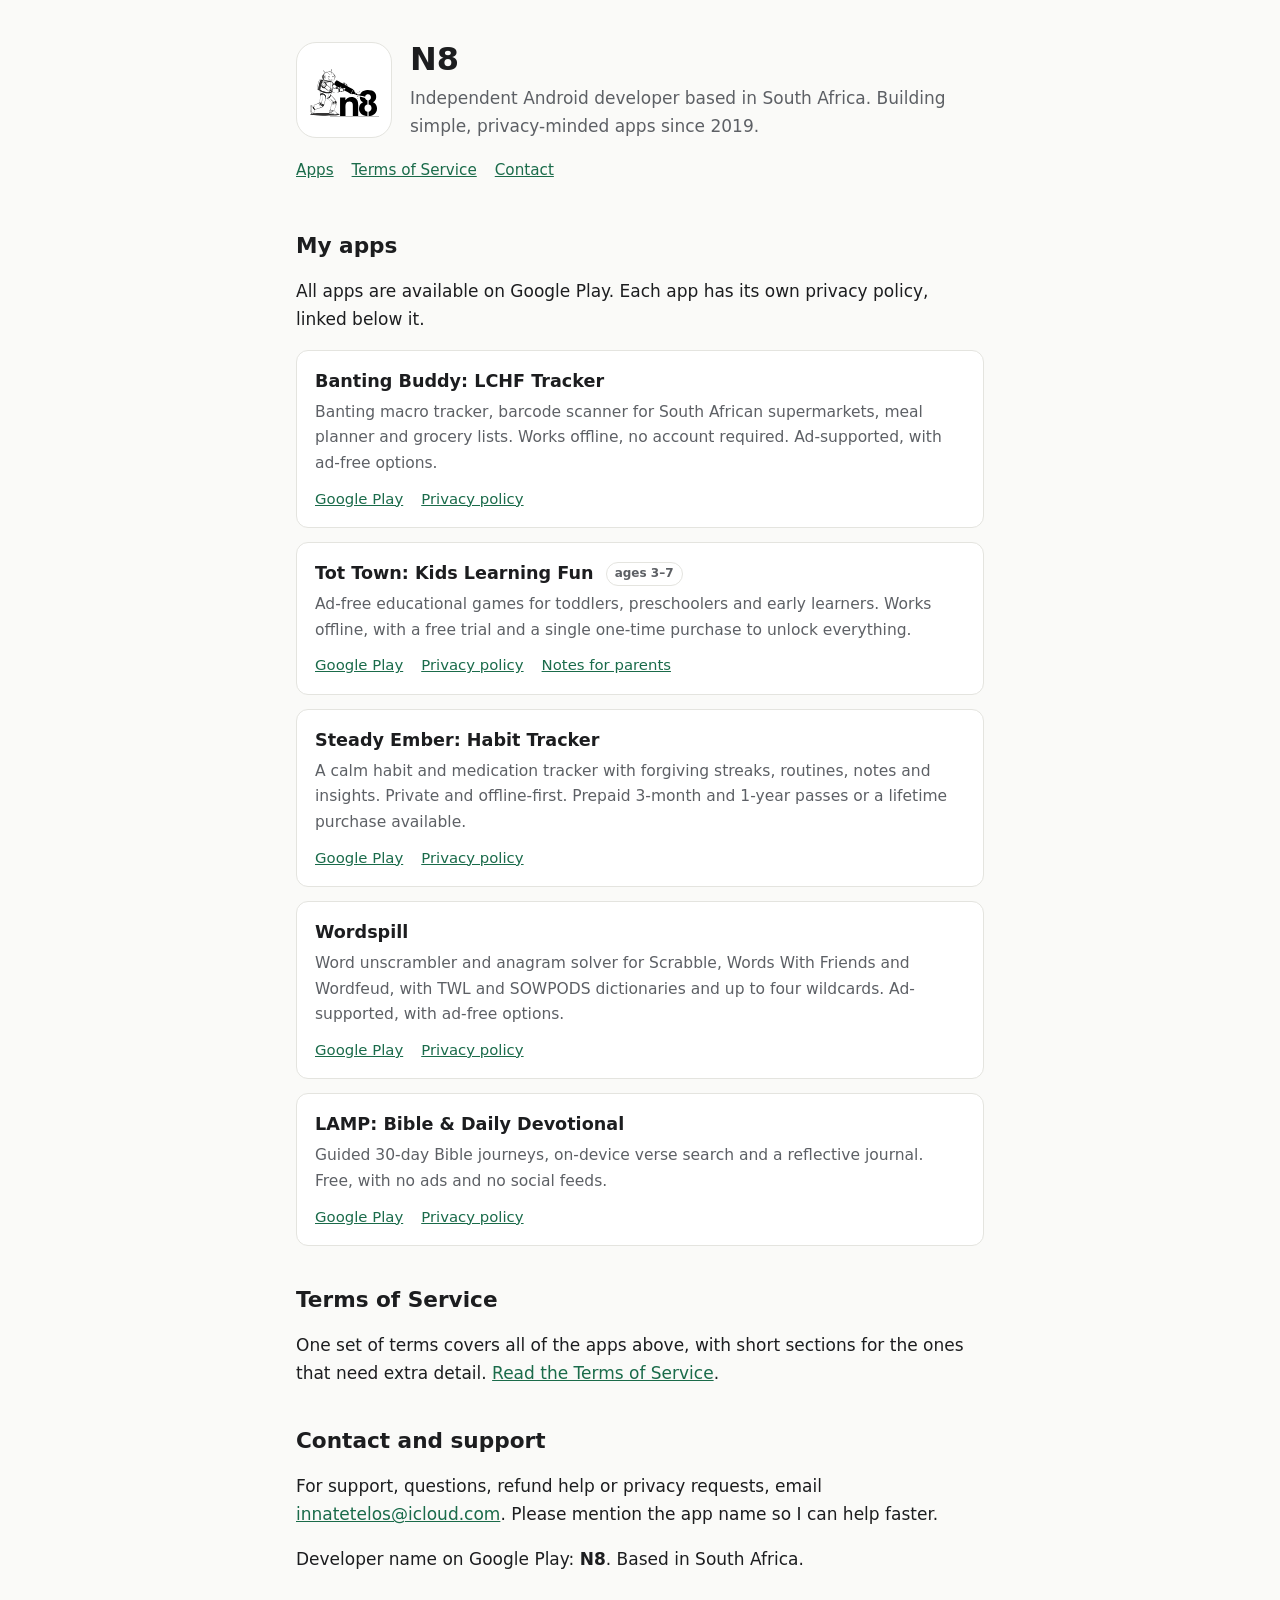
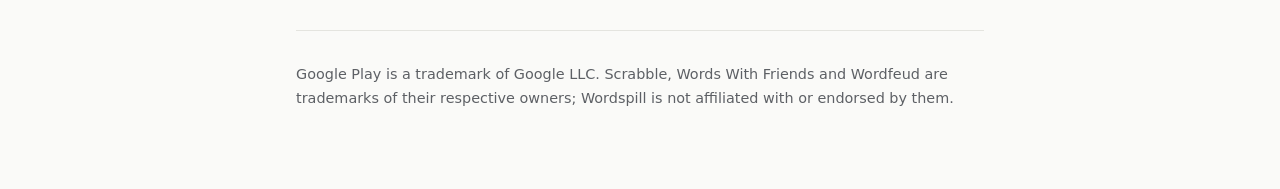
<file: index.html>
<!doctype html>
<html lang="en">
<head>
<meta charset="utf-8">
<meta name="viewport" content="width=device-width, initial-scale=1">
<title>N8 – Android apps</title>
<meta name="description" content="Android apps by N8, an independent developer based in South Africa: Banting Buddy, Tot Town, Steady, Wordspill and LAMP.">
<link rel="icon" href="favicon.svg" type="image/svg+xml">
<link rel="apple-touch-icon" href="apple-touch-icon.png">
<link rel="stylesheet" href="style.css">
</head>
<body>
<div class="wrap">

<header class="site">
  <div class="brand">
    <img class="logo" src="devicon.svg" width="96" height="96" alt="N8 logo: a robot drawing the letters n8">
    <div>
      <h1>N8</h1>
      <p>Independent Android developer based in South Africa. Building simple, privacy-minded apps since 2019.</p>
    </div>
  </div>
  <nav>
    <a href="#apps">Apps</a>
    <a href="terms/">Terms of Service</a>
    <a href="#contact">Contact</a>
  </nav>
</header>

<main>
<h2 id="apps">My apps</h2>
<p>All apps are available on Google Play. Each app has its own privacy policy, linked below it.</p>

<div class="apps">

  <section class="app">
    <h3>Banting Buddy: LCHF Tracker</h3>
    <p>Banting macro tracker, barcode scanner for South African supermarkets, meal planner and grocery lists. Works offline, no account required. Ad-supported, with ad-free options.</p>
    <div class="links">
      <a href="https://play.google.com/store/apps/details?id=com.innatetelos.bantingbuddyv2">Google Play</a>
      <a href="https://huggingface.co/spaces/N8es/bantingbuddy-privacy-policy">Privacy policy</a>
    </div>
  </section>

  <section class="app">
    <h3>Tot Town: Kids Learning Fun <span class="tag">ages 3–7</span></h3>
    <p>Ad-free educational games for toddlers, preschoolers and early learners. Works offline, with a free trial and a single one-time purchase to unlock everything.</p>
    <div class="links">
      <a href="https://play.google.com/store/apps/details?id=com.innatetelos.tottown">Google Play</a>
      <a href="https://n8us.github.io/tottown-privacy-policy/">Privacy policy</a>
      <a href="terms/#tot-town">Notes for parents</a>
    </div>
  </section>

  <section class="app">
    <h3>Steady Ember: Habit Tracker</h3>
    <p>A calm habit and medication tracker with forgiving streaks, routines, notes and insights. Private and offline-first. Prepaid 3-month and 1-year passes or a lifetime purchase available.</p>
    <div class="links">
      <a href="https://play.google.com/store/apps/details?id=dev.steady.steady">Google Play</a>
      <a href="https://huggingface.co/spaces/N8es/steady-privacy-policy">Privacy policy</a>
    </div>
  </section>

  <section class="app">
    <h3>Wordspill</h3>
    <p>Word unscrambler and anagram solver for Scrabble, Words With Friends and Wordfeud, with TWL and SOWPODS dictionaries and up to four wildcards. Ad-supported, with ad-free options.</p>
    <div class="links">
      <a href="https://play.google.com/store/apps/details?id=com.wordunscrambler.word_unscrambler">Google Play</a>
      <a href="https://n8us.github.io/wordspill-privacy/">Privacy policy</a>
    </div>
  </section>

  <section class="app">
    <h3>LAMP: Bible &amp; Daily Devotional</h3>
    <p>Guided 30-day Bible journeys, on-device verse search and a reflective journal. Free, with no ads and no social feeds.</p>
    <div class="links">
      <a href="https://play.google.com/store/apps/details?id=com.innatetelos.lamp">Google Play</a>
      <a href="https://huggingface.co/spaces/N8es/lamp-privacy-policy">Privacy policy</a>
    </div>
  </section>

</div>

<h2 id="terms">Terms of Service</h2>
<p>One set of terms covers all of the apps above, with short sections for the ones that need extra detail. <a href="terms/">Read the Terms of Service</a>.</p>

<h2 id="contact">Contact and support</h2>
<p>For support, questions, refund help or privacy requests, email <a href="mailto:innatetelos@icloud.com">innatetelos@icloud.com</a>. Please mention the app name so I can help faster.</p>
<p>Developer name on Google Play: <strong>N8</strong>. Based in South Africa.</p>
</main>

<footer>
  <p>Google Play is a trademark of Google LLC. Scrabble, Words With Friends and Wordfeud are trademarks of their respective owners; Wordspill is not affiliated with or endorsed by them.</p>
</footer>

</div>
</body>
</html>
</file>
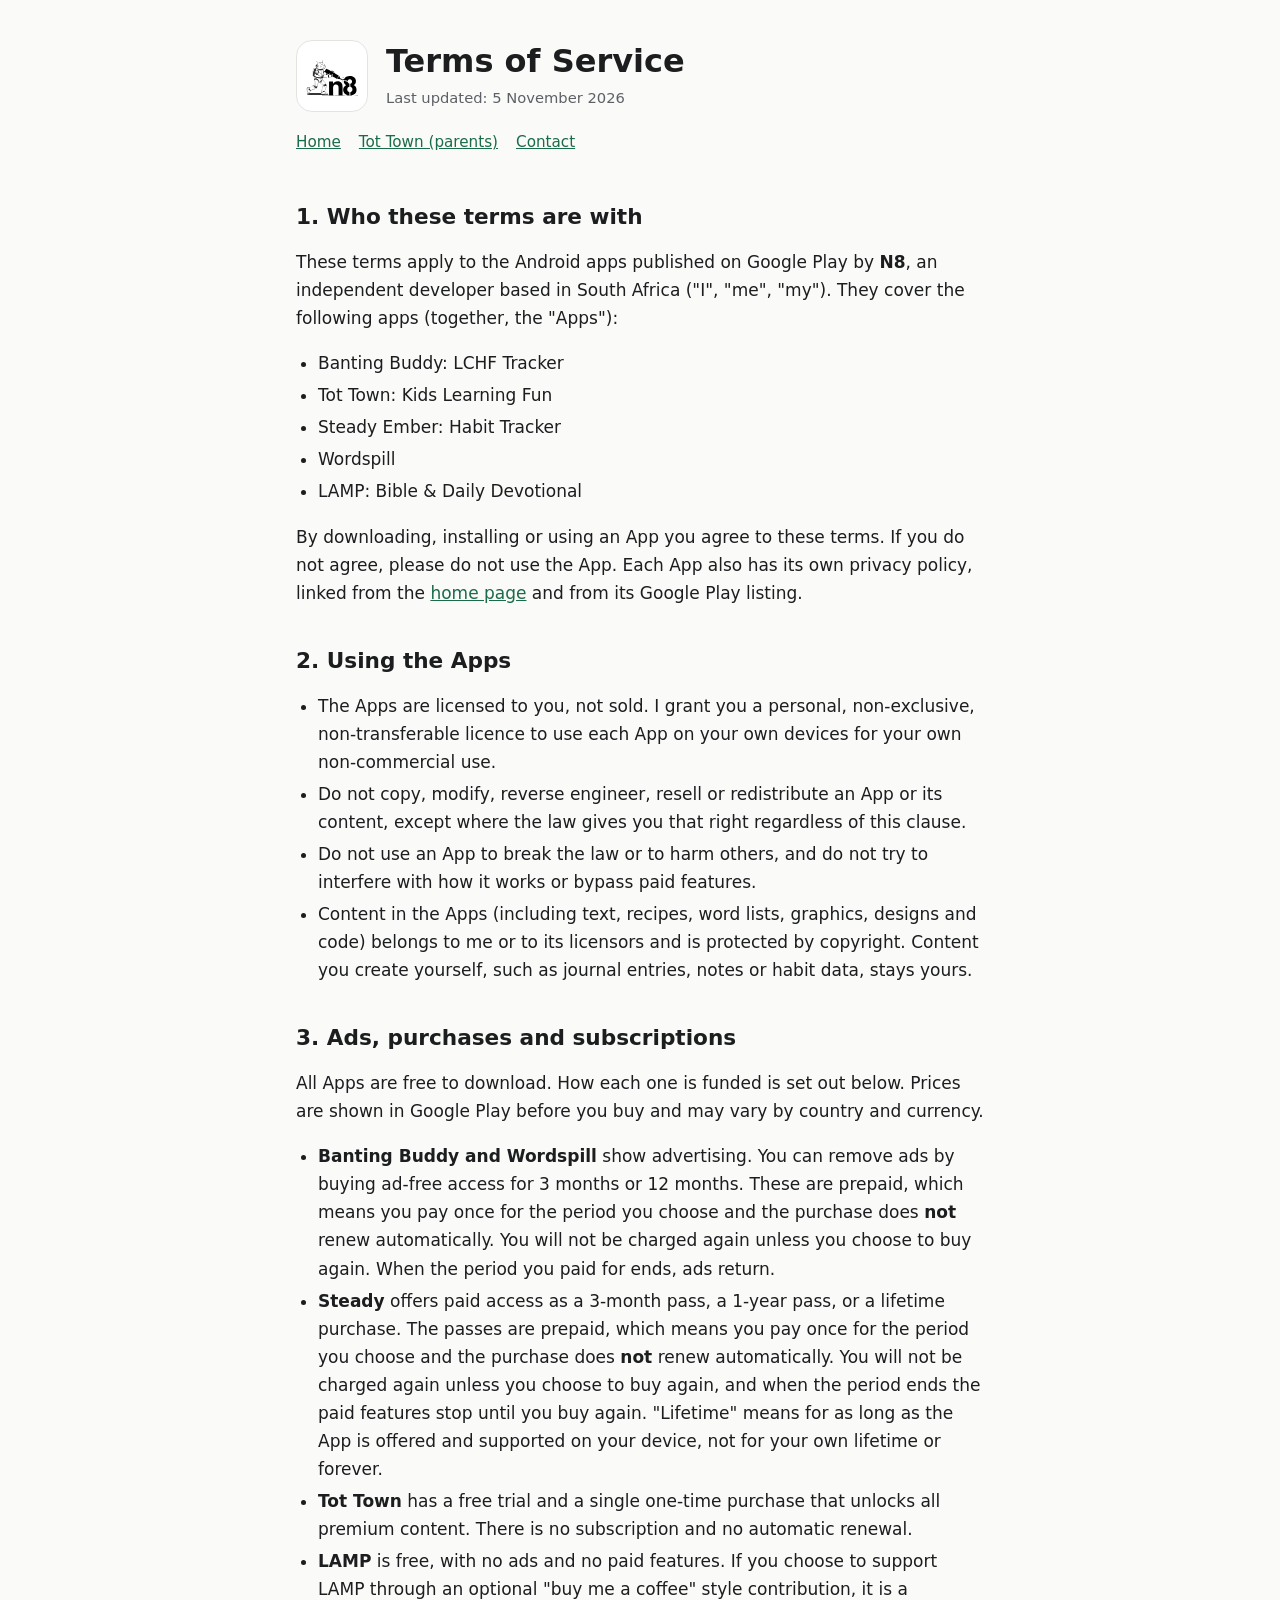
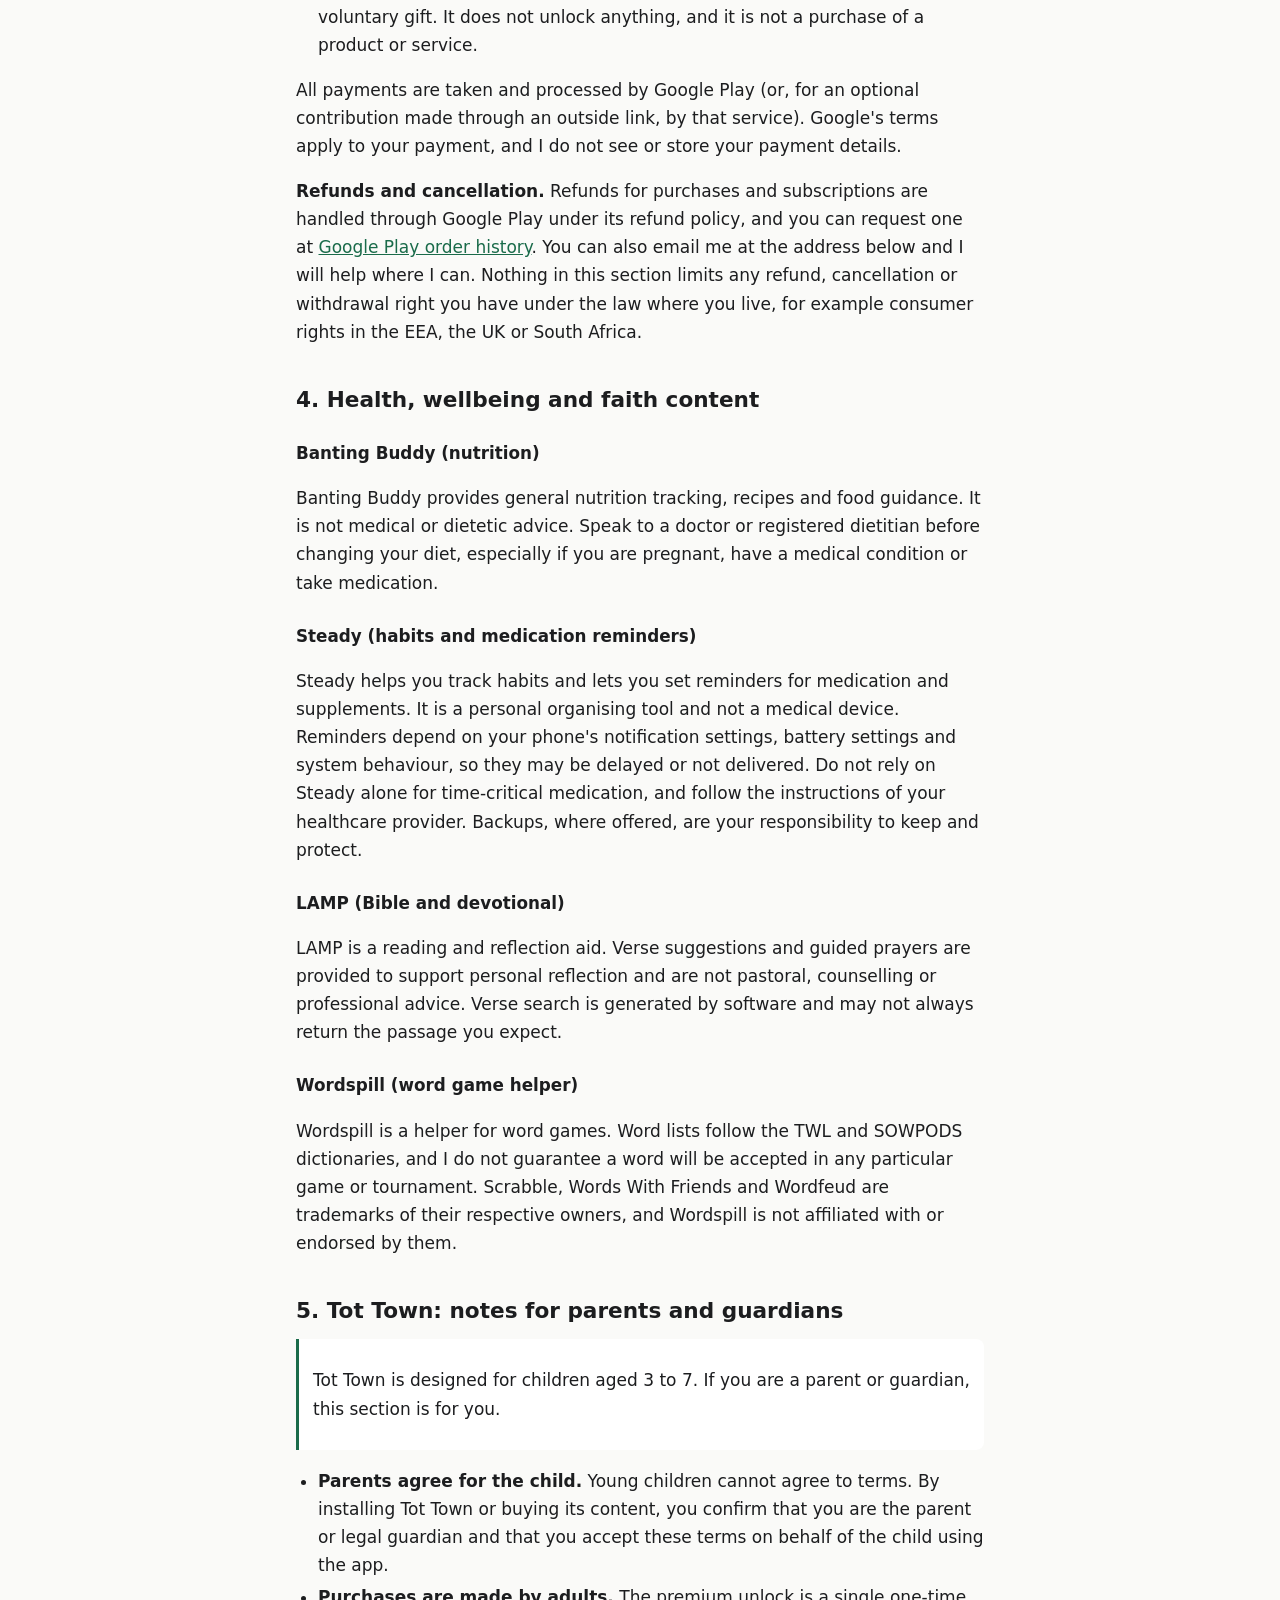
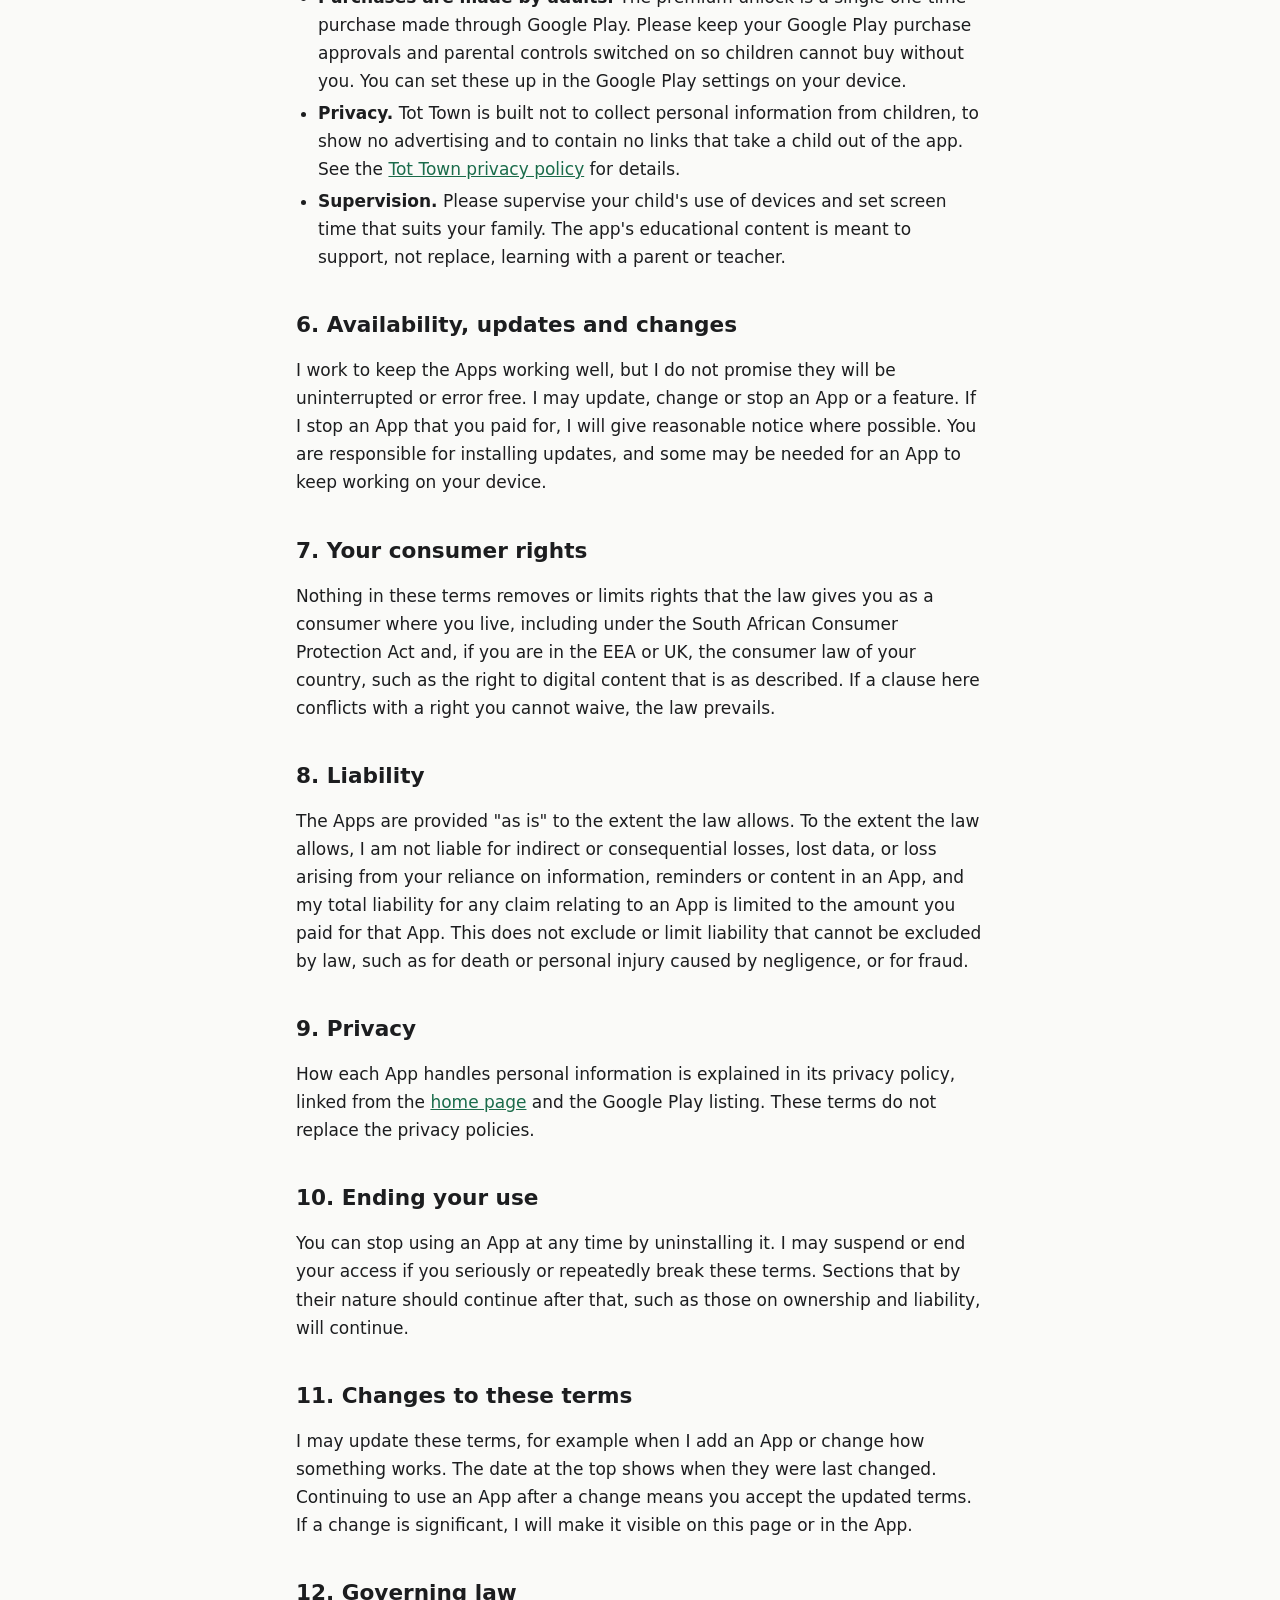
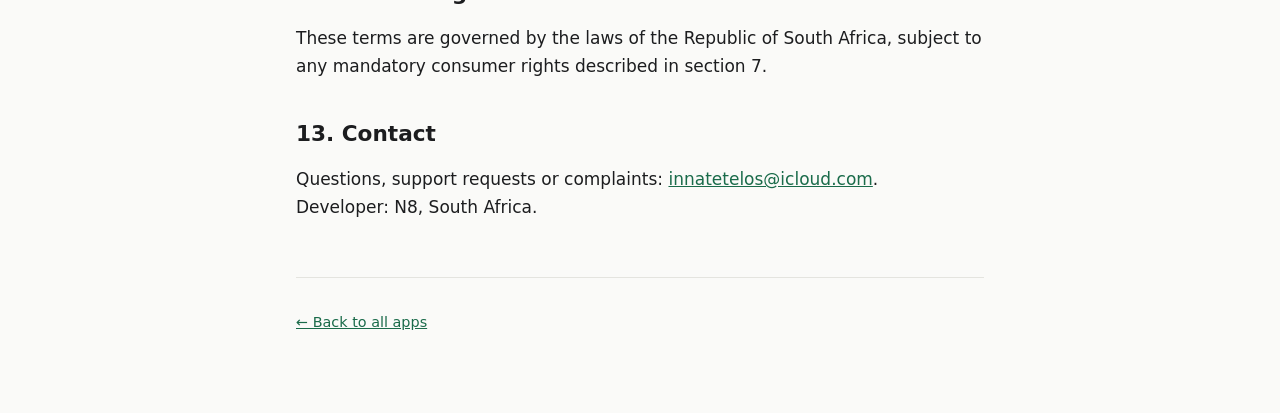
<file: terms/index.html>
<!doctype html>
<html lang="en">
<head>
<meta charset="utf-8">
<meta name="viewport" content="width=device-width, initial-scale=1">
<title>Terms of Service – N8 apps</title>
<meta name="description" content="Terms of Service for the Android apps published by N8 on Google Play.">
<link rel="icon" href="../favicon.svg" type="image/svg+xml">
<link rel="apple-touch-icon" href="../apple-touch-icon.png">
<link rel="stylesheet" href="../style.css">
</head>
<body>
<div class="wrap">

<header class="site">
  <div class="brand">
    <a class="logo-link" href="../" aria-label="Back to N8 home">
      <img class="logo logo-sm" src="../devicon.svg" width="72" height="72" alt="N8 logo: a robot drawing the letters n8">
    </a>
    <div>
      <h1>Terms of Service</h1>
      <p class="updated">Last updated: 5 November 2026</p>
    </div>
  </div>
  <nav>
    <a href="../">Home</a>
    <a href="#tot-town">Tot Town (parents)</a>
    <a href="#contact">Contact</a>
  </nav>
</header>

<main>

<h2>1. Who these terms are with</h2>
<p>These terms apply to the Android apps published on Google Play by <strong>N8</strong>, an independent developer based in South Africa ("I", "me", "my"). They cover the following apps (together, the "Apps"):</p>
<ul>
  <li>Banting Buddy: LCHF Tracker</li>
  <li>Tot Town: Kids Learning Fun</li>
  <li>Steady Ember: Habit Tracker</li>
  <li>Wordspill</li>
  <li>LAMP: Bible &amp; Daily Devotional</li>
</ul>
<p>By downloading, installing or using an App you agree to these terms. If you do not agree, please do not use the App. Each App also has its own privacy policy, linked from the <a href="../">home page</a> and from its Google Play listing.</p>

<h2>2. Using the Apps</h2>
<ul>
  <li>The Apps are licensed to you, not sold. I grant you a personal, non-exclusive, non-transferable licence to use each App on your own devices for your own non-commercial use.</li>
  <li>Do not copy, modify, reverse engineer, resell or redistribute an App or its content, except where the law gives you that right regardless of this clause.</li>
  <li>Do not use an App to break the law or to harm others, and do not try to interfere with how it works or bypass paid features.</li>
  <li>Content in the Apps (including text, recipes, word lists, graphics, designs and code) belongs to me or to its licensors and is protected by copyright. Content you create yourself, such as journal entries, notes or habit data, stays yours.</li>
</ul>

<h2>3. Ads, purchases and subscriptions</h2>
<p>All Apps are free to download. How each one is funded is set out below. Prices are shown in Google Play before you buy and may vary by country and currency.</p>
<ul>
  <li><strong>Banting Buddy and Wordspill</strong> show advertising. You can remove ads by buying ad-free access for 3 months or 12 months. These are prepaid, which means you pay once for the period you choose and the purchase does <strong>not</strong> renew automatically. You will not be charged again unless you choose to buy again. When the period you paid for ends, ads return.</li>
  <li><strong>Steady</strong> offers paid access as a 3-month pass, a 1-year pass, or a lifetime purchase. The passes are prepaid, which means you pay once for the period you choose and the purchase does <strong>not</strong> renew automatically. You will not be charged again unless you choose to buy again, and when the period ends the paid features stop until you buy again. "Lifetime" means for as long as the App is offered and supported on your device, not for your own lifetime or forever.</li>
  <li><strong>Tot Town</strong> has a free trial and a single one-time purchase that unlocks all premium content. There is no subscription and no automatic renewal.</li>
  <li><strong>LAMP</strong> is free, with no ads and no paid features. If you choose to support LAMP through an optional "buy me a coffee" style contribution, it is a voluntary gift. It does not unlock anything, and it is not a purchase of a product or service.</li>
</ul>
<p>All payments are taken and processed by Google Play (or, for an optional contribution made through an outside link, by that service). Google's terms apply to your payment, and I do not see or store your payment details.</p>
<p><strong>Refunds and cancellation.</strong> Refunds for purchases and subscriptions are handled through Google Play under its refund policy, and you can request one at <a href="https://play.google.com/store/account/orderhistory">Google Play order history</a>. You can also email me at the address below and I will help where I can. Nothing in this section limits any refund, cancellation or withdrawal right you have under the law where you live, for example consumer rights in the EEA, the UK or South Africa.</p>

<h2>4. Health, wellbeing and faith content</h2>
<h3>Banting Buddy (nutrition)</h3>
<p>Banting Buddy provides general nutrition tracking, recipes and food guidance. It is not medical or dietetic advice. Speak to a doctor or registered dietitian before changing your diet, especially if you are pregnant, have a medical condition or take medication.</p>
<h3>Steady (habits and medication reminders)</h3>
<p>Steady helps you track habits and lets you set reminders for medication and supplements. It is a personal organising tool and not a medical device. Reminders depend on your phone's notification settings, battery settings and system behaviour, so they may be delayed or not delivered. Do not rely on Steady alone for time-critical medication, and follow the instructions of your healthcare provider. Backups, where offered, are your responsibility to keep and protect.</p>
<h3>LAMP (Bible and devotional)</h3>
<p>LAMP is a reading and reflection aid. Verse suggestions and guided prayers are provided to support personal reflection and are not pastoral, counselling or professional advice. Verse search is generated by software and may not always return the passage you expect.</p>
<h3>Wordspill (word game helper)</h3>
<p>Wordspill is a helper for word games. Word lists follow the TWL and SOWPODS dictionaries, and I do not guarantee a word will be accepted in any particular game or tournament. Scrabble, Words With Friends and Wordfeud are trademarks of their respective owners, and Wordspill is not affiliated with or endorsed by them.</p>

<h2 id="tot-town">5. Tot Town: notes for parents and guardians</h2>
<div class="note">
  <p>Tot Town is designed for children aged 3 to 7. If you are a parent or guardian, this section is for you.</p>
</div>
<ul>
  <li><strong>Parents agree for the child.</strong> Young children cannot agree to terms. By installing Tot Town or buying its content, you confirm that you are the parent or legal guardian and that you accept these terms on behalf of the child using the app.</li>
  <li><strong>Purchases are made by adults.</strong> The premium unlock is a single one-time purchase made through Google Play. Please keep your Google Play purchase approvals and parental controls switched on so children cannot buy without you. You can set these up in the Google Play settings on your device.</li>
  <li><strong>Privacy.</strong> Tot Town is built not to collect personal information from children, to show no advertising and to contain no links that take a child out of the app. See the <a href="https://n8us.github.io/tottown-privacy-policy/">Tot Town privacy policy</a> for details.</li>
  <li><strong>Supervision.</strong> Please supervise your child's use of devices and set screen time that suits your family. The app's educational content is meant to support, not replace, learning with a parent or teacher.</li>
</ul>

<h2>6. Availability, updates and changes</h2>
<p>I work to keep the Apps working well, but I do not promise they will be uninterrupted or error free. I may update, change or stop an App or a feature. If I stop an App that you paid for, I will give reasonable notice where possible. You are responsible for installing updates, and some may be needed for an App to keep working on your device.</p>

<h2>7. Your consumer rights</h2>
<p>Nothing in these terms removes or limits rights that the law gives you as a consumer where you live, including under the South African Consumer Protection Act and, if you are in the EEA or UK, the consumer law of your country, such as the right to digital content that is as described. If a clause here conflicts with a right you cannot waive, the law prevails.</p>

<h2>8. Liability</h2>
<p>The Apps are provided "as is" to the extent the law allows. To the extent the law allows, I am not liable for indirect or consequential losses, lost data, or loss arising from your reliance on information, reminders or content in an App, and my total liability for any claim relating to an App is limited to the amount you paid for that App. This does not exclude or limit liability that cannot be excluded by law, such as for death or personal injury caused by negligence, or for fraud.</p>

<h2>9. Privacy</h2>
<p>How each App handles personal information is explained in its privacy policy, linked from the <a href="../">home page</a> and the Google Play listing. These terms do not replace the privacy policies.</p>

<h2>10. Ending your use</h2>
<p>You can stop using an App at any time by uninstalling it. I may suspend or end your access if you seriously or repeatedly break these terms. Sections that by their nature should continue after that, such as those on ownership and liability, will continue.</p>

<h2>11. Changes to these terms</h2>
<p>I may update these terms, for example when I add an App or change how something works. The date at the top shows when they were last changed. Continuing to use an App after a change means you accept the updated terms. If a change is significant, I will make it visible on this page or in the App.</p>

<h2>12. Governing law</h2>
<p>These terms are governed by the laws of the Republic of South Africa, subject to any mandatory consumer rights described in section 7.</p>

<h2 id="contact">13. Contact</h2>
<p>Questions, support requests or complaints: <a href="mailto:innatetelos@icloud.com">innatetelos@icloud.com</a>.<br>
Developer: N8, South Africa.</p>

</main>

<footer>
  <p><a href="../">← Back to all apps</a></p>
</footer>

</div>
</body>
</html>
</file>
<file: style.css>
:root {
  --bg: #fafaf8;
  --fg: #1c1d1f;
  --muted: #5d6065;
  --card: #ffffff;
  --line: #e4e4df;
  --accent: #1a6b4a;
}
@media (prefers-color-scheme: dark) {
  :root {
    --bg: #151716;
    --fg: #ececea;
    --muted: #a3a7a5;
    --card: #1e2120;
    --line: #333836;
    --accent: #5fcf9d;
  }
}
* { box-sizing: border-box; }
body {
  margin: 0;
  background: var(--bg);
  color: var(--fg);
  font: 17px/1.65 system-ui, -apple-system, "Segoe UI", Roboto, sans-serif;
}
.wrap { max-width: 720px; margin: 0 auto; padding: 0 16px 64px; }
header.site { padding: 40px 0 8px; }
header.site h1 { margin: 0 0 6px; font-size: 2rem; line-height: 1.2; }
header.site p { margin: 0; color: var(--muted); }
.brand { display: flex; align-items: center; gap: 18px; }
.brand > div { min-width: 0; }
.logo {
  flex: 0 0 auto;
  width: 96px;
  height: 96px;
  padding: 8px;
  background: #fff;
  border: 1px solid var(--line);
  border-radius: 20px;
  object-fit: contain;
}
.logo-sm { width: 72px; height: 72px; padding: 6px; border-radius: 16px; }
.logo-link { display: inline-flex; flex: 0 0 auto; border-radius: 16px; }
.logo-link:focus-visible { outline: 2px solid var(--accent); outline-offset: 3px; }
@media (max-width: 480px) {
  header.site { padding-top: 28px; }
  header.site h1 { font-size: 1.75rem; }
  .brand { gap: 14px; align-items: flex-start; }
  .logo { width: 72px; height: 72px; padding: 6px; border-radius: 16px; }
  .logo-sm { width: 60px; height: 60px; }
}
nav { margin: 18px 0 0; display: flex; gap: 18px; font-size: .95rem; }
a { color: var(--accent); }
h2 { margin: 40px 0 10px; font-size: 1.35rem; line-height: 1.3; }
h3 { margin: 26px 0 6px; font-size: 1.05rem; }
.apps { display: grid; gap: 14px; margin-top: 16px; }
.app {
  background: var(--card);
  border: 1px solid var(--line);
  border-radius: 12px;
  padding: 16px 18px;
}
.app h3 { margin: 0 0 4px; font-size: 1.1rem; }
.app p { margin: 0 0 10px; color: var(--muted); font-size: .97rem; }
.app .links { display: flex; flex-wrap: wrap; gap: 6px 18px; font-size: .93rem; }
.tag {
  display: inline-block;
  font-size: .75rem;
  padding: 1px 8px;
  border: 1px solid var(--line);
  border-radius: 99px;
  color: var(--muted);
  margin-left: 6px;
  vertical-align: middle;
}
.updated { color: var(--muted); font-size: .92rem; }
.note {
  background: var(--card);
  border-left: 3px solid var(--accent);
  padding: 10px 14px;
  border-radius: 0 8px 8px 0;
  margin: 14px 0;
}
ul { padding-left: 22px; }
li { margin: 4px 0; }
footer { margin-top: 56px; padding-top: 18px; border-top: 1px solid var(--line); color: var(--muted); font-size: .9rem; }
</file>
